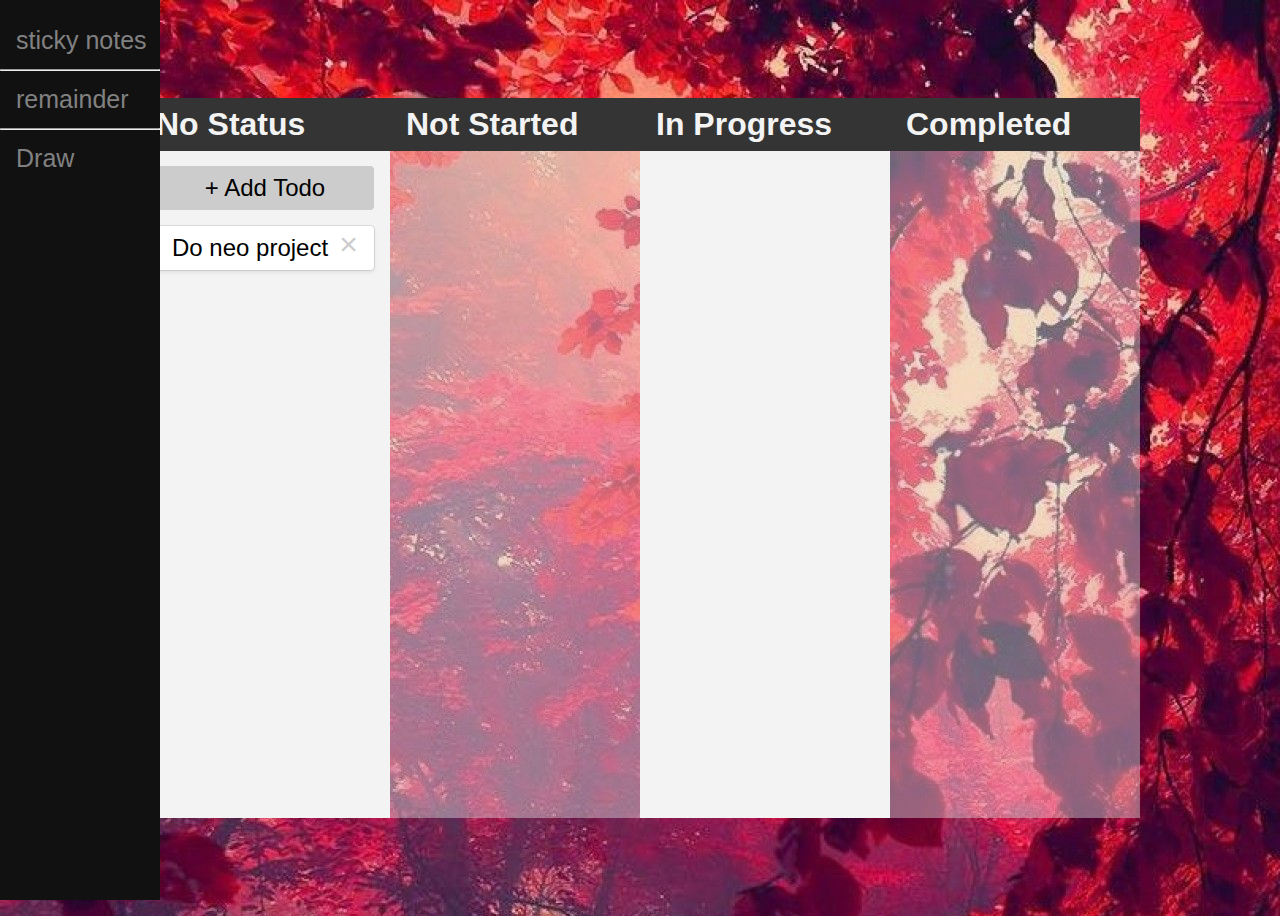
<file: index.html>
<!DOCTYPE html>
<html lang="en">
  <head>
    <meta charset="UTF-8">
    <meta name="viewport" content="width=device-width, initial-scale=1.0">
    
    <div class="sidenav">
      
      <a href="sticky.html" target="_blank">sticky notes</a>
      <hr>
      <a href="remainder.html" target="_blank">remainder</a>
      <hr>
      <a href="paint.html" target="_blank">Draw</a>
      
    </div>
    <title >NeoProject</title>
    <link rel="stylesheet" href="style.css" />
    <title >NeoProject</title>
    <div class="modal" id="todo_form">
      <div class="header">
        <div class="title">Add Todo</div>
        <button class="btn close-modal">&times;</button>
      </div>
      <div class="body">
        <input type="text" id="todo_input" />
        <input type="submit" value="Add Todo" id="todo_submit" />
      </div>
    </div>
  </head>
  <body style="background-image:url('185744.jpg') ">
    <!-- modal -->
   
    <!-- todo -->
    <div class="todo-container">
      <div class="status" id="no_status">
        <h1>No Status</h1>
        <button id="add_btn" data-target-modal="#todo_form">+ Add Todo</button>
        <div class="todo" draggable="true">
          Do neo project
          <span class="close">&times;</span>
        </div>
      </div>
      <div class="status">
        <h1>Not Started</h1>
      </div>
      <div class="status">
        <h1>In Progress</h1>
      </div>
      <div class="status">
        <h1>Completed</h1>
      </div>
    </div>

    <div id="overlay"></div>
    

    <script src="script.js"></script>
  </body>
</html>
</file>
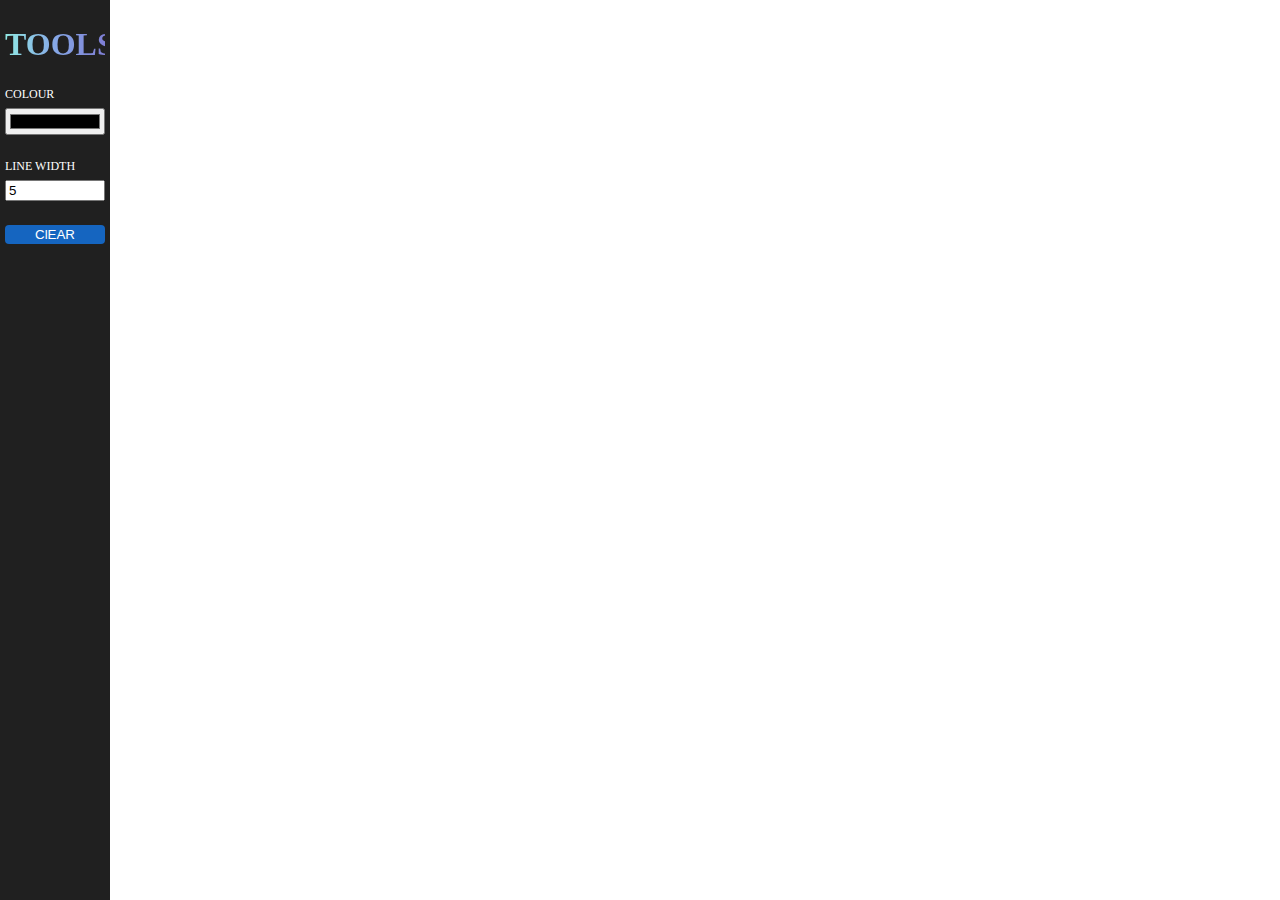
<file: paint.html>
<html lang="en">
<head>
    <meta charset="UTF-8">
    <meta http-equiv="X-UA-Compatible" content="IE=edge">
    <meta name="viewport" content="width=device-width, initial-scale=1.0">
    <link rel="stylesheet" href="paint.css">
    <title>Draw</title>
    
</head>
<body>
    
    <nav class="container">
        <div style="width:100px" id="toolbar">
            <h1>TOOLS</h1>
            <br>
            <label for="stroke">COLOUR</label>
            <input id="stroke" name='stroke' type="color">
            <br>
            <label for="lineWidth">LINE WIDTH</label>
            <input id="lineWidth" name='lineWidth' type="number" value="5">
            <br>
            <button id="clear">ClEAR</button>
        </p>
        
    </div>
        </div>
        <div class="drawing-board">
            <canvas id="drawing-board"></canvas>
        </nav>
    </section>
    <script src="paint.js"></script>
   
</body>
</html>
</file>
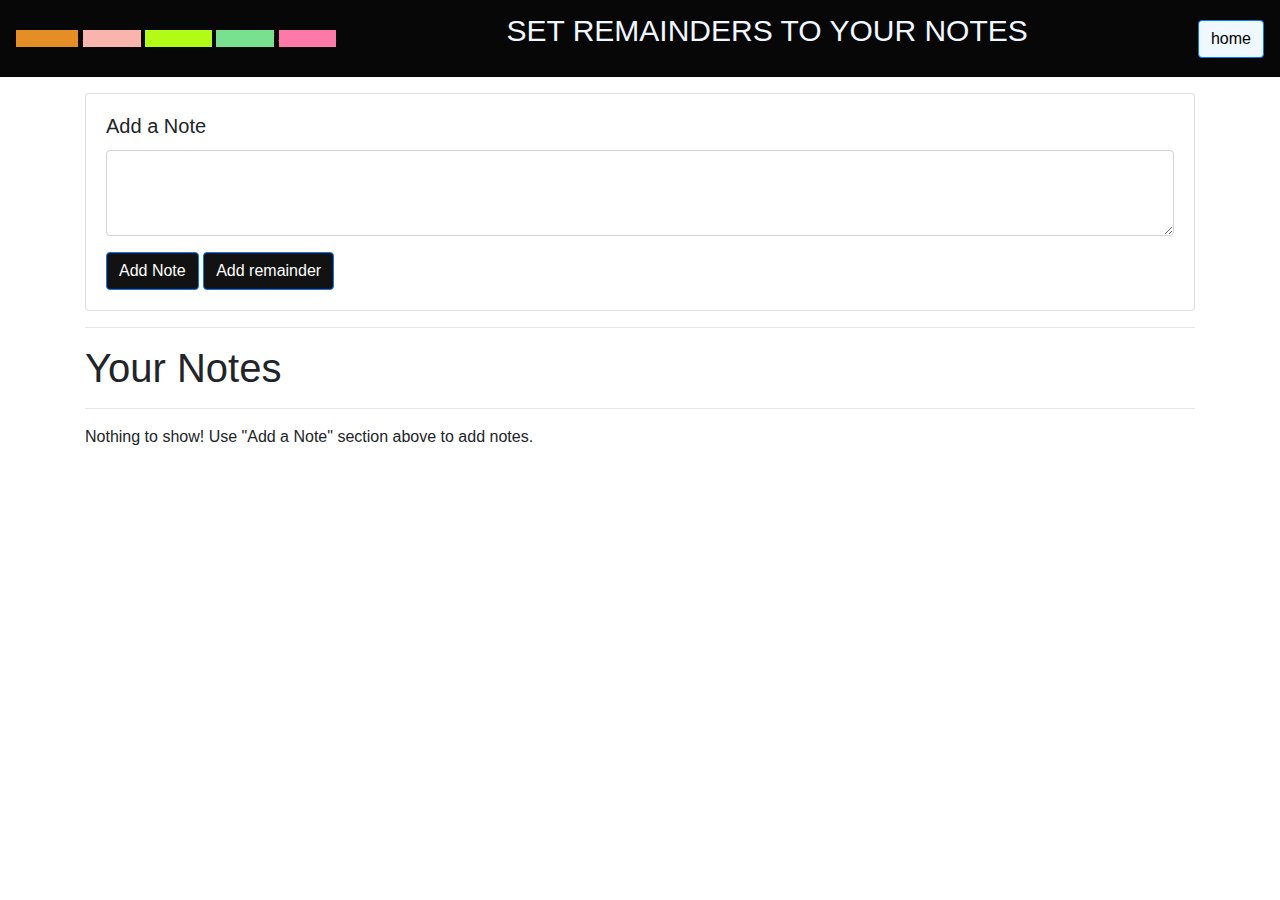
<file: remainder.html>
<!DOCTYPE html>
<html lang="en">
  
<head>
    <title>Notes</title>
    <style>
    #color1 {
        flex: 1;
        background: #e58e26;
        color:#e58e26;
    }
      
    #color2 {
        flex: 1;
        background: #f9b4ab;
        color: #f9b4ab;
    }
      
    #color3 {
        flex: 1;
        background: #B1FB17;
        color: #B1FB17;
    }
      
    #color4 {
        flex: 1;
        background: #78e08f;
        color: #78e08f;
    }
      
    #color5 {
        flex: 1;
        background: #fd79a8;
        color: #fd79a8;
    }
    </style>
    <link rel="stylesheet" href=
"https://stackpath.bootstrapcdn.com/bootstrap/4.3.1/css/bootstrap.min.css"
        integrity=
"sha384-ggOyR0iXCbMQv3Xipma34MD+dH/1fQ784/j6cY/iJTQUOhcWr7x9JvoRxT2MZw1T"
        crossorigin="anonymous">
  
    <script src=
"https://code.jquery.com/jquery-3.3.1.slim.min.js" integrity=
"sha384-q8i/X+965DzO0rT7abK41JStQIAqVgRVzpbzo5smXKp4YfRvH+8abtTE1Pi6jizo"
        crossorigin="anonymous">
    </script>
      
    <script src=
"https://cdnjs.cloudflare.com/ajax/libs/popper.js/1.14.7/umd/popper.min.js"
        integrity=
"sha384-UO2eT0CpHqdSJQ6hJty5KVphtPhzWj9WO1clHTMGa3JDZwrnQq4sF86dIHNDz0W1"
        crossorigin="anonymous">
    </script>
      
    <script src=
"https://stackpath.bootstrapcdn.com/bootstrap/4.3.1/js/bootstrap.min.js"
        integrity=
"sha384-JjSmVgyd0p3pXB1rRibZUAYoIIy6OrQ6VrjIEaFf/nJGzIxFDsf4x0xIM+B07jRM"
        crossorigin="anonymous">
    </script>
</head>
  
<body>
    
    
    <div  class="navbar" style="background-color:rgb(7, 7, 7) ">
        <div>
            <a onclick="bgchange(id)" id="color1"> #e58e26</a>
            <a onclick="bgchange(id)" id="color2"> #f9b4ab</a>
            <a onclick="bgchange(id)" id="color3"> #B1FB17</a>
            <a onclick="bgchange(id)" id="color4"> #78e08f</a>
            <a onclick="bgchange(id)" id="color5"> #fd79a8</a>
        </div>
            <p style="font-size: 30px;color: aliceblue;">
                SET REMAINDERS TO YOUR NOTES
            </p>
                <a href="index.html" class="btn btn-primary" 
                    id="remBtn" style=
                    "background-color:aliceblue;text-align:right;color:black">
                    home
                </a>
            </div>
  
    <div class="container my-3">
        
        <div class="card">
            <div class="card-body">
                <h5 class="card-title">
                    Add a Note
                  
                </h5>
                <div class="form-group">
                    <textarea class="form-control" 
                        id="addTxt" rows="3">
                    </textarea>
                </div>
                <button class="btn btn-primary" 
                    id="addBtn" style=
                    "background-color:rgb(17, 18, 17)">
                    Add Note
                </button>
                <a href="clock.html" class="btn btn-primary" 
                    id="remBtn" style=
                    "background-color:rgb(17, 18, 17)">
                    Add remainder
            </a>

            </div>
        </div>
        <hr>
        <h1>Your Notes</h1>
        <hr>
          
        <div id="notes" class=
            "row container-fluid"> 
        </div>
    </div>
  
    <script src="remainder.js"></script>
</body>

</html>
</file>
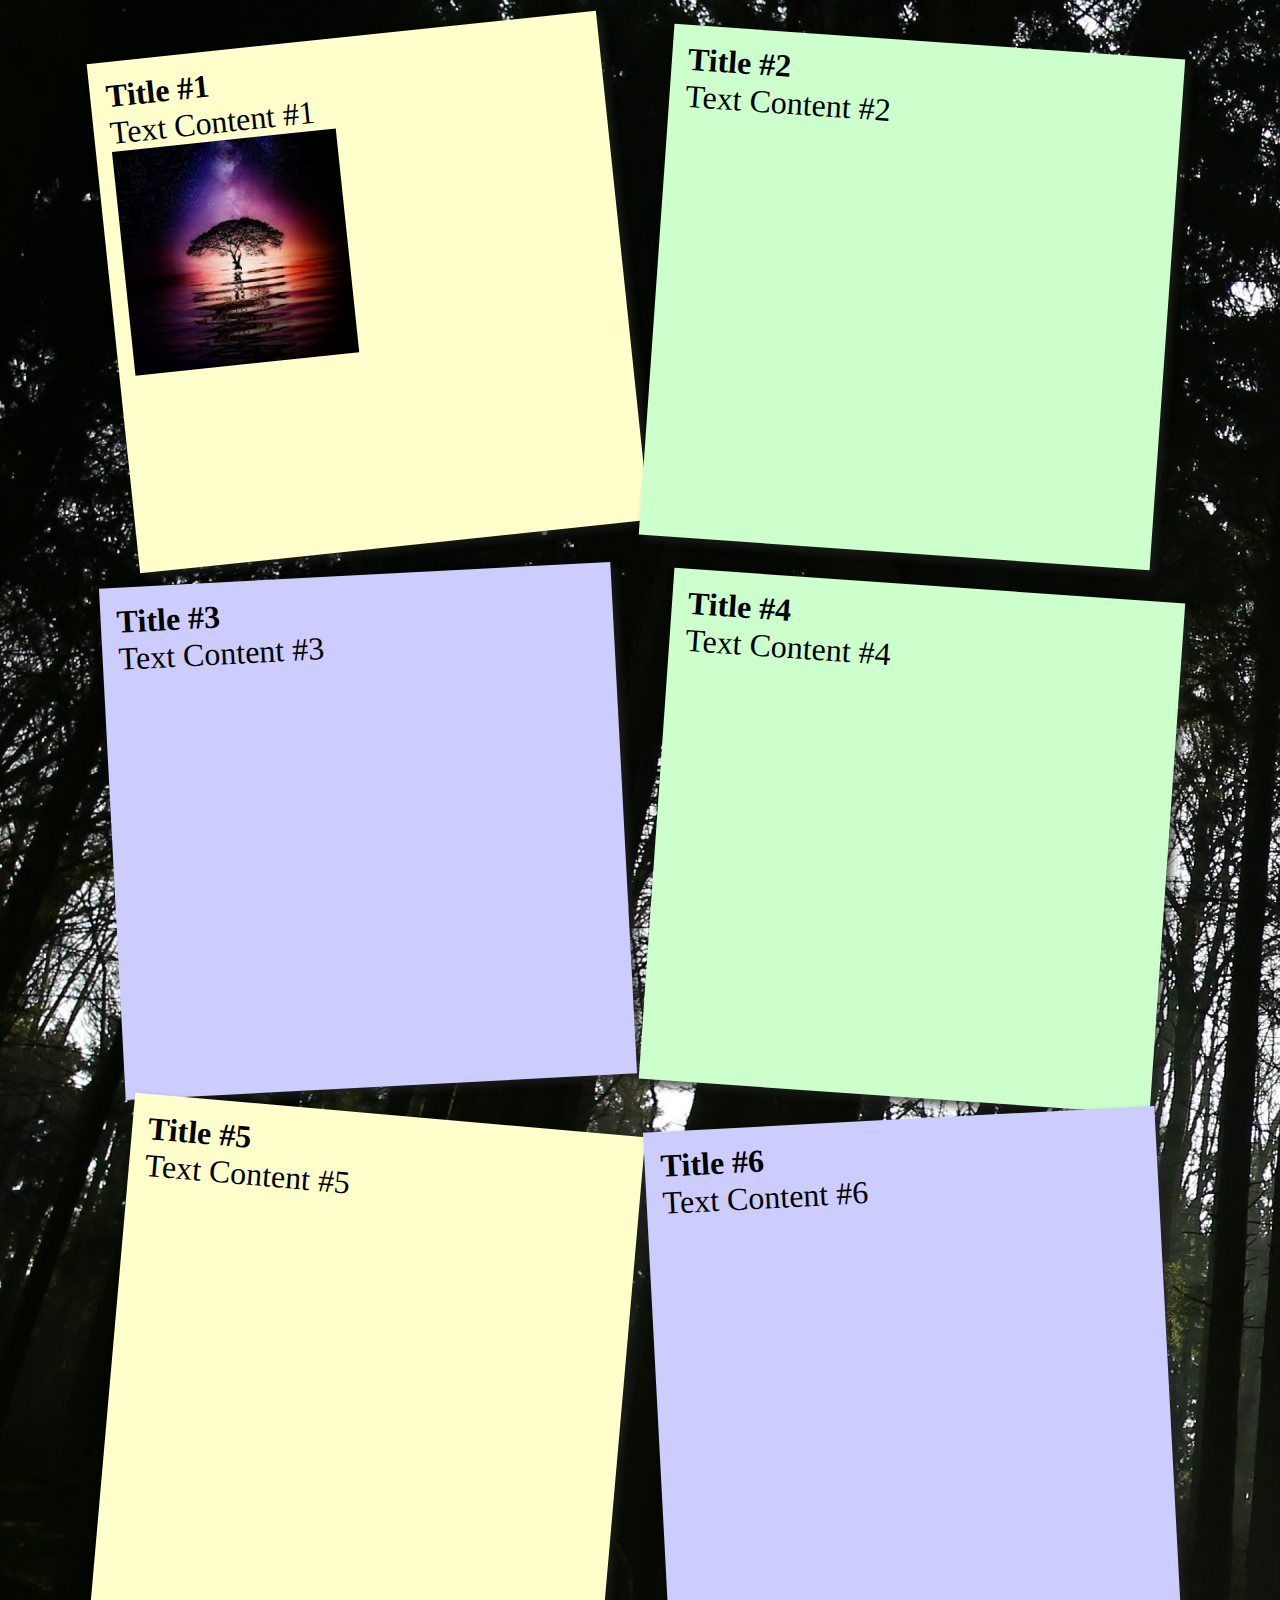
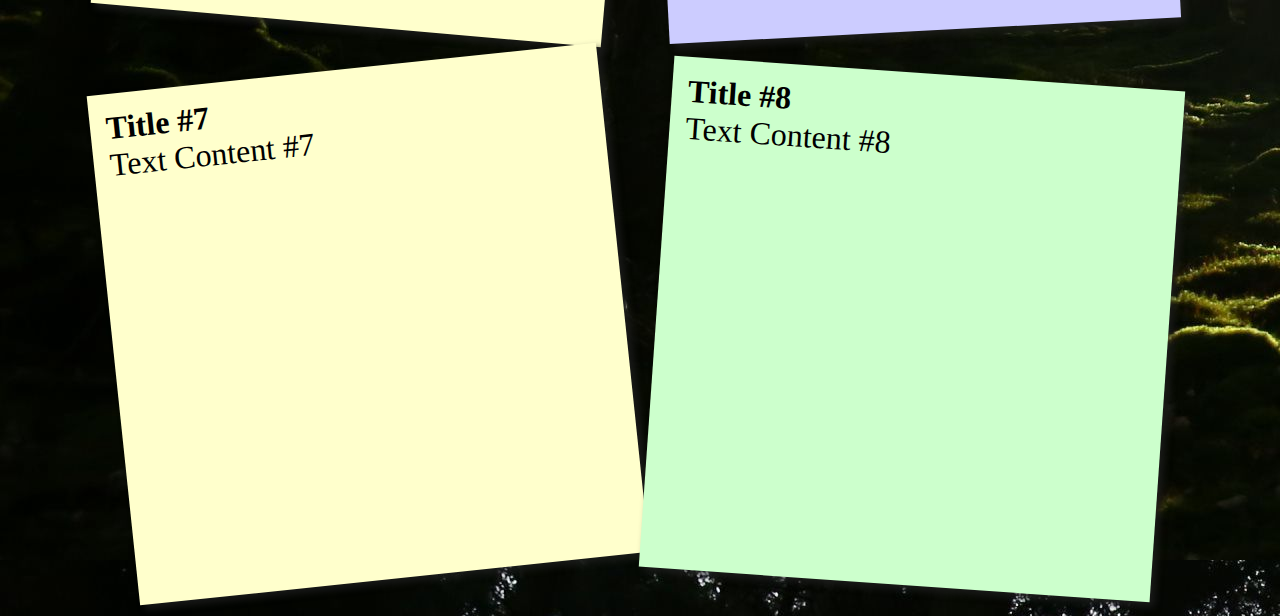
<file: sticky.html>
<!DOCTYPE html>
<html>
  <head>
    <title>Sticky Notes</title> 
    <link rel="stylesheet" href="sticky.css">
    <meta charset="UTF-8">
    <meta name="viewport" content=
        "width=device-width, initial-scale=1.0">
  </head>
  <body style="background-image: url('2115.jpg');">
    
<ul>
    <li>
      <a href="sticky.css" contenteditable>
        <h2>Title #1</h2>
        <p>Text Content #1</p>
        <img  src="/sample.jpeg">
      </a>
    </li>
    <li>
      <a href="#" contenteditable>
        <h2>Title #2</h2>
        <p>Text Content #2</p>
      
      </a>
    </li>
    <li>
      <a href="#" contenteditable>
        <h2>Title #3</h2>
        <p>Text Content #3</p>
      </a>
    </li>
    <li>
      <a href="#" contenteditable>
        <h2>Title #4</h2>
        <p>Text Content #4</p>
      </a>
    </li>
    <li>
      <a href="#" contenteditable>
        <h2>Title #5</h2>
        <p>Text Content #5</p>
      </a>
    </li>
    <li>
      <a href="#" contenteditable>
        <h2>Title #6</h2>
        <p>Text Content #6</p>
      </a>
    </li>
    <li>
      <a href="#" contenteditable>
        <h2>Title #7</h2>
        <p>Text Content #7</p>
        
      </a>
    </li>
    <li>
      <a href="#" contenteditable>
        <h2>Title #8</h2>
        <p>Text Content #8</p>
      </a>
    </li>
  </ul>
  <script src="sticky.js"></script>
  </body>
  </html>
</file>
<file: style.css>
* {
    box-sizing: border-box;
  }
  .sidenav {
  height: 100%; /* Full-height: remove this if you want "auto" height */
  width: 160px; /* Set the width of the sidebar */
  position: fixed; /* Fixed Sidebar (stay in place on scroll) */
  z-index: 1; /* Stay on top */
  top: 0; /* Stay at the top */
  left: 0;
  background-color: #111; /* Black */
  overflow-x: hidden; /* Disable horizontal scroll */
  padding-top: 20px;
}

/* The navigation menu links */
.sidenav a {
  padding: 6px 8px 6px 16px;
  text-decoration: none;
  font-size: 25px;
  color: #818181;
  display: block;
}

/* When you mouse over the navigation links, change their color */
.sidenav a:hover {
  color: #f1f1f1;
}

/* Style page content */
.main {
  margin-left: 160px; /* Same as the width of the sidebar */
  padding: 0px 10px;
}

/* On smaller screens, where height is less than 450px, change the style of the sidebar (less padding and a smaller font size) */
@media screen and (max-height: 450px) {
  .sidenav {padding-top: 15px;}
  .sidenav a {font-size: 18px;}
}
  body {
    font-family: "Segoe UI", Tahoma, Geneva, Verdana, sans-serif;
    min-height: 100vh;
    display: flex;
    justify-content: center;
    align-items: center;
  }
  
  .todo-container {
    width: 1000px;
    height: 80vh;
    display: flex;
  }
  
  .status {
    width: 25%;
    background-color: #f3f3f3;
    position: relative;
    padding: 60px 1rem 0.5rem;
  }
  
  .status:nth-child(even) {
    background-color: #e9e9e96b;
  }
  
  .status h1 {
    position: absolute;
    top: 0;
    left: 0;
    background-color: #343434;
    color: #f3f3f3;
    margin: 0;
    width: 100%;
    padding: 0.5rem 1rem;
  }
  
  #add_btn {
    padding: 0.5rem 1rem;
    background-color: #ccc;
    outline: none;
    border: none;
    width: 100%;
    font-size: 1.5rem;
    margin: 0.5rem 0;
    border-radius: 4px;
    cursor: pointer;
  }
  
  #add_btn:hover {
    background-color: #aaa;
  }
  
  .todo {
    display: flex;
    justify-content: space-between;
    align-items: center;
    position: relative;
    background-color: #fff;
    box-shadow: rgba(15, 15, 15, 0.1) 0px 0px 0px 1px,
      rgba(15, 15, 15, 0.1) 0px 2px 4px;
    border-radius: 4px;
    padding: 0.5rem 1rem;
    font-size: 1.5rem;
    margin: 0.5rem 0;
  }
  
  .todo .close {
    position: absolute;
    right: 1rem;
    top: 0rem;
    font-size: 2rem;
    color: #ccc;
    cursor: pointer;
  }
  
  .todo .close:hover {
    color: #343444;
  }
  
  /* modal */
  
  .close-modal {
    background: none;
    border: none;
    font-size: 1.5rem;
  }
  
  .modal {
    width: 450px;
    position: fixed;
    top: -50%;
    left: 50%;
    transform: translate(-50%, -50%);
    transition: top 0.3s ease-in-out;
    border: 1px solid #ccc;
    border-radius: 10px;
    z-index: 2;
    background-color: #fff;
  }
  
  .modal.active {
    top: 15%;
  }
  
  .modal .header {
    display: flex;
    justify-content: space-between;
    align-items: center;
    border-bottom: 1px solid #ccc;
    padding: 0.5rem;
    background-color: rgba(0, 0, 0, 0.05);
  }
  
  .modal .body {
    padding: 0.75rem;
  }
  
  #overlay {
    display: none;
    position: fixed;
    top: 0;
    left: 0;
    width: 100%;
    height: 100%;
    background-color: rgba(0, 0, 0, 0.3);
  }
  
  #overlay.active {
    display: block;
  }
  
  #todo_input,
  #todo_submit {
    padding: 0.5rem 1rem;
    width: 100%;
    margin: 0.25rem;
  }
  
  #todo_submit {
    background-color: #4caf50;
    color: #f3f3f3;
    font-size: 1.25rem;
    border: none;
  }
</file>
<file: paint.css>
body {
    margin: 0;
    padding: 0;
    height: 100%;
    overflow: hidden;
    color: white;
}

h1 {
    background: #7F7FD5;
    background: -webkit-linear-gradient(to right, #91EAE4, #86A8E7, #7F7FD5);
    background: linear-gradient(to right, #91EAE4, #86A8E7, #7F7FD5);
    background-clip: text;
    -webkit-background-clip: text;
    -webkit-text-fill-color: transparent;
}

.container {
    height: 100%;
    display: flex;
}

#toolbar {
    display: flex;
    flex-direction: column;
    padding: 5px;
    width: 70px;
    background-color: #202020;
}

#toolbar * {
    margin-bottom: 6px;
}

#toolbar label {
    font-size: 12px;
}

#toolbar input {
    width: 100%;
}

#toolbar button {
    background-color: #1565c0;
    border: none;
    border-radius: 4px;
    color:white;
    padding: 2px;
}
</file>
<file: sticky.css>
body {
    margin: 20px auto;
    font-family: 'Lato';
    background:#666;
    color:#fff;
  }
  
  *{
    margin:0;
    padding:0;
  }
  
  h2 {
    font-weight: bold;
    font-size: 2rem;
  }
  p {
    font-family: 'Reenie Beanie';
    font-size: 2rem;
  }
  ul,li{
    list-style:none;
  }
  ul{
    display: flex;
    flex-wrap: wrap;
    justify-content: center;
  }
  ul li a{
    text-decoration:none;
    color:#000;
    background:#ffc;
    display:block;
    height:30em;
    width:30em;
    padding:1em;
    box-shadow: 5px 5px 7px rgba(33,33,33,.7);
    transform: rotate(-6deg);
    transition: transform .15s linear;
  }
  
  ul li:nth-child(even) a{
    transform:rotate(4deg);
    position:relative;
    top:5px;
    background:#cfc;
  }
  ul li:nth-child(3n) a{
    transform:rotate(-3deg);
    position:relative;
    top:-5px;
    background:#ccf;
  }
  ul li:nth-child(5n) a{
    transform:rotate(5deg);
    position:relative;
    top:-10px;
  }
  
  ul li a:hover,ul li a:focus{
    box-shadow:10px 10px 7px rgba(0,0,0,.7);
    transform: scale(1.25);
    position:relative;
    z-index:5;
  }
  
  ul li{
    margin:1em;
  }
</file>
